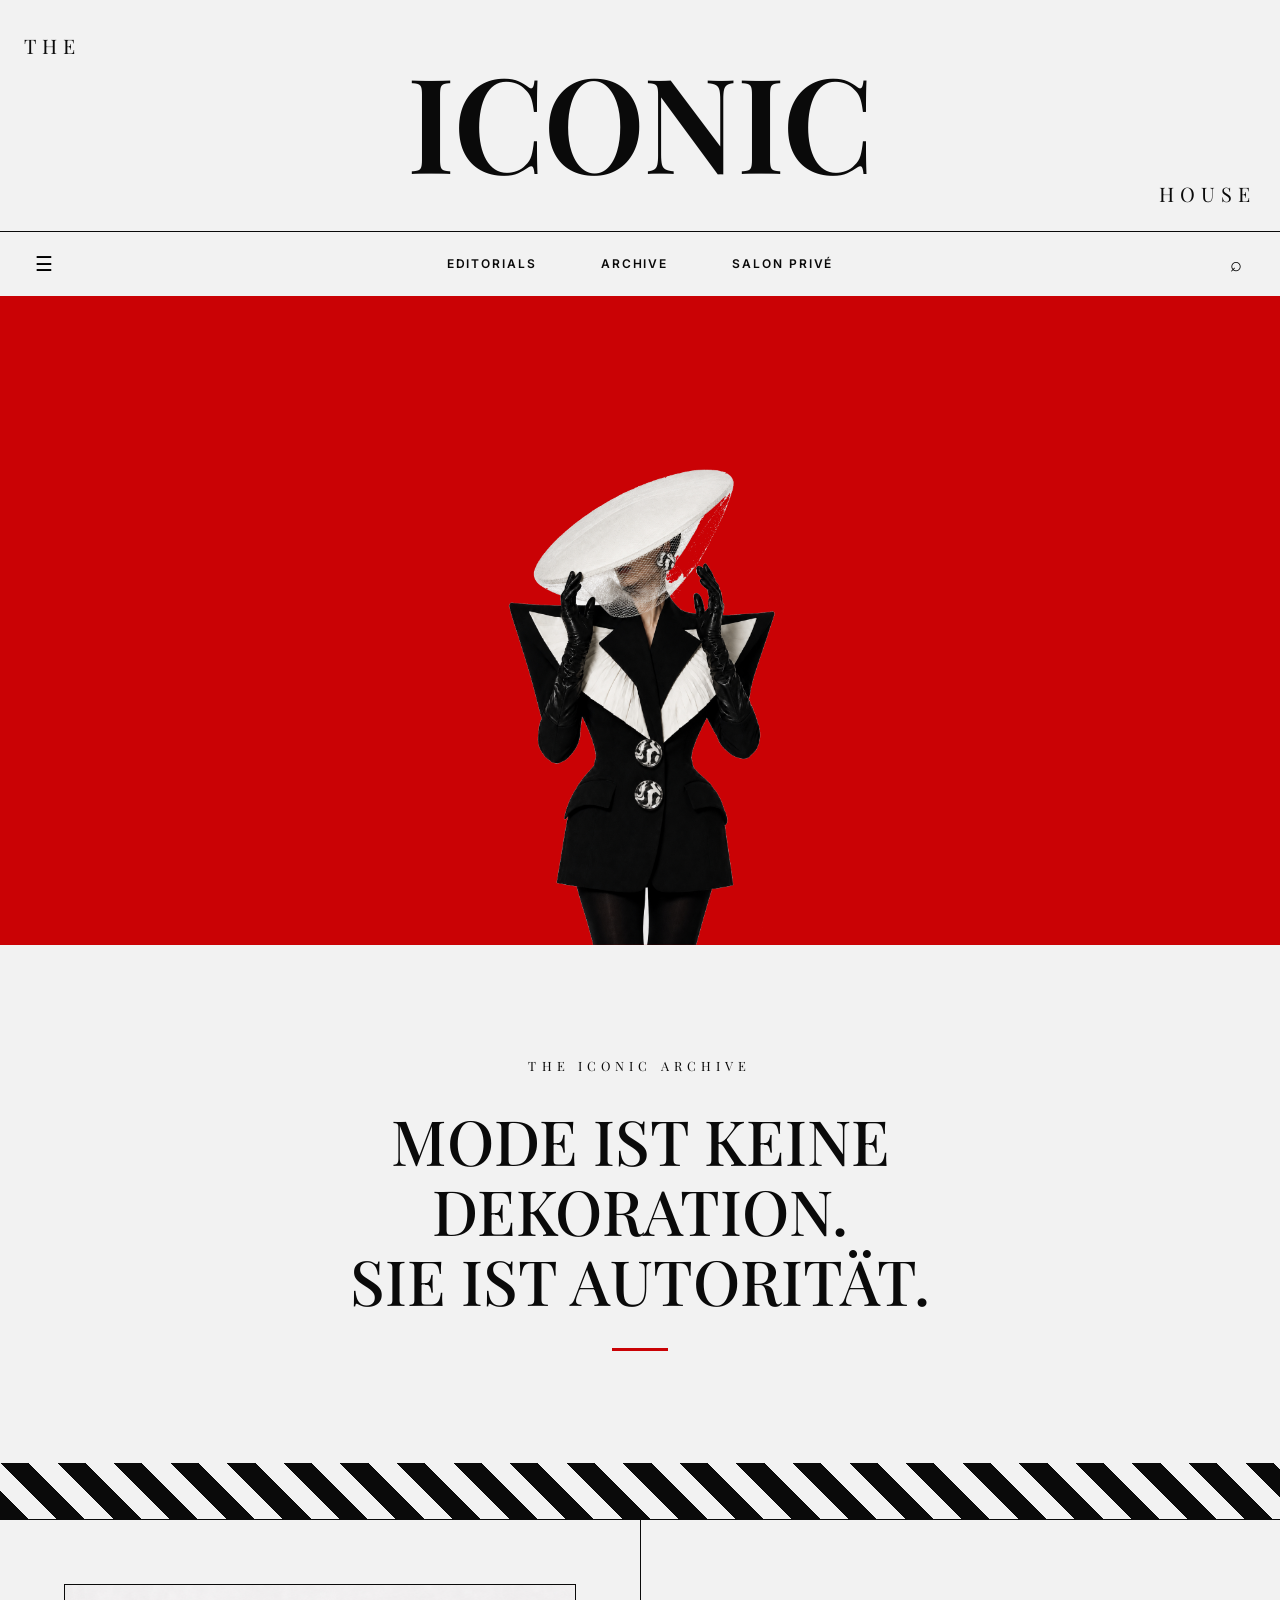
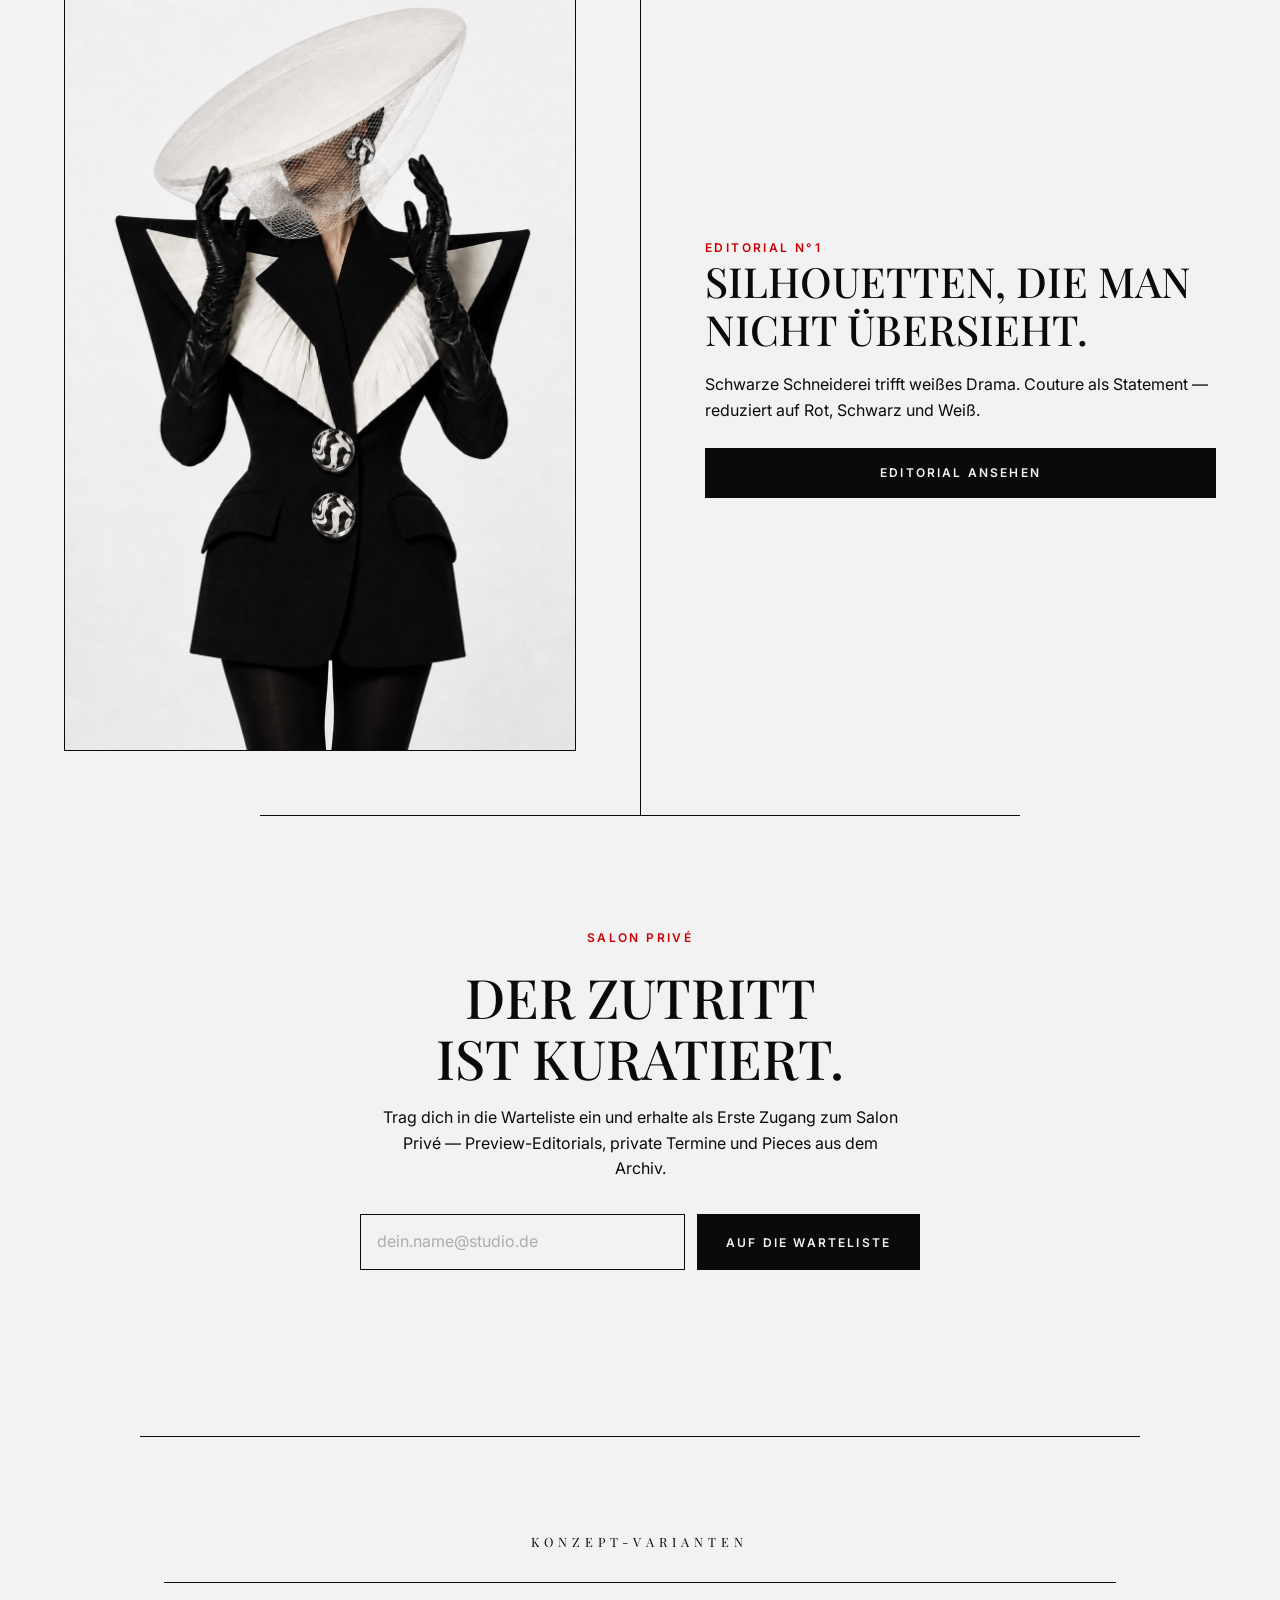
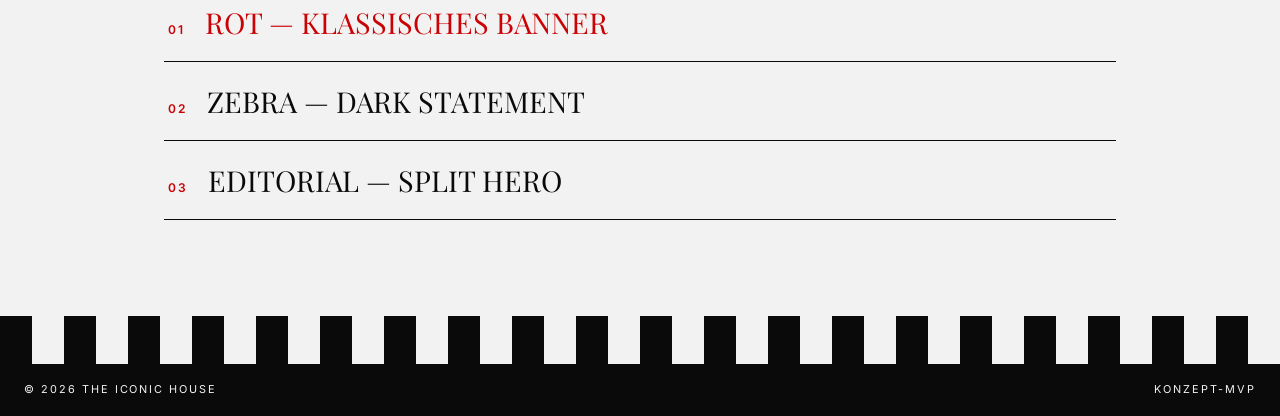
<file: index.html>
<!doctype html>
<html lang="de">
<head>
<meta charset="utf-8">
<meta name="viewport" content="width=device-width,initial-scale=1">
<title>The Iconic House — Variante 01 Rot</title>
<meta name="description" content="The Iconic House — Editorial Fashion Mockup, Variante Rot mit Warteliste.">
<link rel="icon" href="data:image/svg+xml,%3Csvg xmlns='http://www.w3.org/2000/svg' viewBox='0 0 64 64'%3E%3Crect width='64' height='64' fill='%230A0A0A'/%3E%3Ctext x='32' y='44' font-family='Georgia' font-size='36' fill='%23CA0205' text-anchor='middle'%3EI%3C/text%3E%3C/svg%3E">
<link rel="preconnect" href="https://fonts.googleapis.com">
<link href="https://fonts.googleapis.com/css2?family=Playfair+Display:wght@400;500;600&family=Inter:wght@400;500;600&display=swap" rel="stylesheet">
<link rel="stylesheet" href="css/base.css"><link rel="stylesheet" href="css/components.css"><link rel="stylesheet" href="css/variants.css">
<script type="module" src="js/main.js"></script>
</head>
<body data-variant="red">
<header class="masthead"><span class="the">The</span><h1>Iconic</h1><span class="house">House</span></header>
<nav aria-label="Hauptnavigation"><button class="nav-icon" data-menu aria-expanded="false" aria-controls="menu-panel" aria-label="Menü öffnen">☰</button><div class="links"><a href="#editorial">Editorials</a><a href="#archive">Archive</a><a href="#waitlist">Salon Privé</a></div><button class="nav-icon" data-search aria-label="Suche öffnen">⌕</button></nav>
<div class="searchbar" data-searchbar><label class="sr-only" for="site-search">Suche</label><input id="site-search" type="search" placeholder="Suche im Archiv …"></div>
<div class="menu-panel" id="menu-panel" data-menu-panel aria-hidden="true"><button class="nav-icon menu-close" data-menu-close aria-label="Menü schließen">×</button><a href="#editorial">Editorials</a><a href="#archive">Archive</a><a href="#waitlist">Salon Privé</a></div>
<main>
<section class="hero"><img fetchpriority="high" src="assets/AngieBannerNoBg.png" alt="Couture-Model auf rotem Grund"></section>
<section class="claim reveal" id="archive"><p class="kicker">The Iconic Archive</p><h2>Mode ist keine Dekoration.<br>Sie ist Autorität.</h2><div class="dash" aria-hidden="true"></div></section>
<div class="zebra-band" aria-hidden="true"></div>
<section class="editorial reveal" id="editorial"><div class="editorial-media"><img loading="lazy" src="assets/AngieBanner.jpg" alt="Editorial-Aufnahme der Couture-Silhouette"></div><div class="editorial-copy"><p class="section-kicker">Editorial N°1</p><h3>Silhouetten, die man nicht übersieht.</h3><p>Schwarze Schneiderei trifft weißes Drama. Couture als Statement — reduziert auf Rot, Schwarz und Weiß.</p><a class="button" href="#waitlist">Editorial ansehen</a></div></section>
<section class="waitlist reveal" id="waitlist"><p class="section-kicker">Salon Privé</p><h2>Der Zutritt ist kuratiert.</h2><p class="lead">Trag dich in die Warteliste ein und erhalte als Erste Zugang zum Salon Privé — Preview-Editorials, private Termine und Pieces aus dem Archiv.</p><form class="waitlist-form" novalidate data-waitlist><label class="sr-only" for="wl-email-1">E-Mail-Adresse</label><input id="wl-email-1" type="email" name="email" placeholder="dein.name@studio.de" required autocomplete="email"><button class="button" type="submit">Auf die Warteliste</button></form><p class="waitlist-msg" role="status" aria-live="polite" data-waitlist-msg></p></section>
<section class="variants reveal" id="variants"><p class="variants-title">Konzept-Varianten</p><a class="variant-link" href="index.html" aria-current="page"><span>01</span>Rot — Klassisches Banner</a><a class="variant-link" href="option-b.html"><span>02</span>Zebra — Dark Statement</a><a class="variant-link" href="option-c.html"><span>03</span>Editorial — Split Hero</a></section>
</main><footer><div class="footer-zebra" aria-hidden="true"></div><div class="footer-bar"><span>© 2026 The Iconic House</span><span>Konzept-MVP</span></div></footer>
</body></html>
</file>
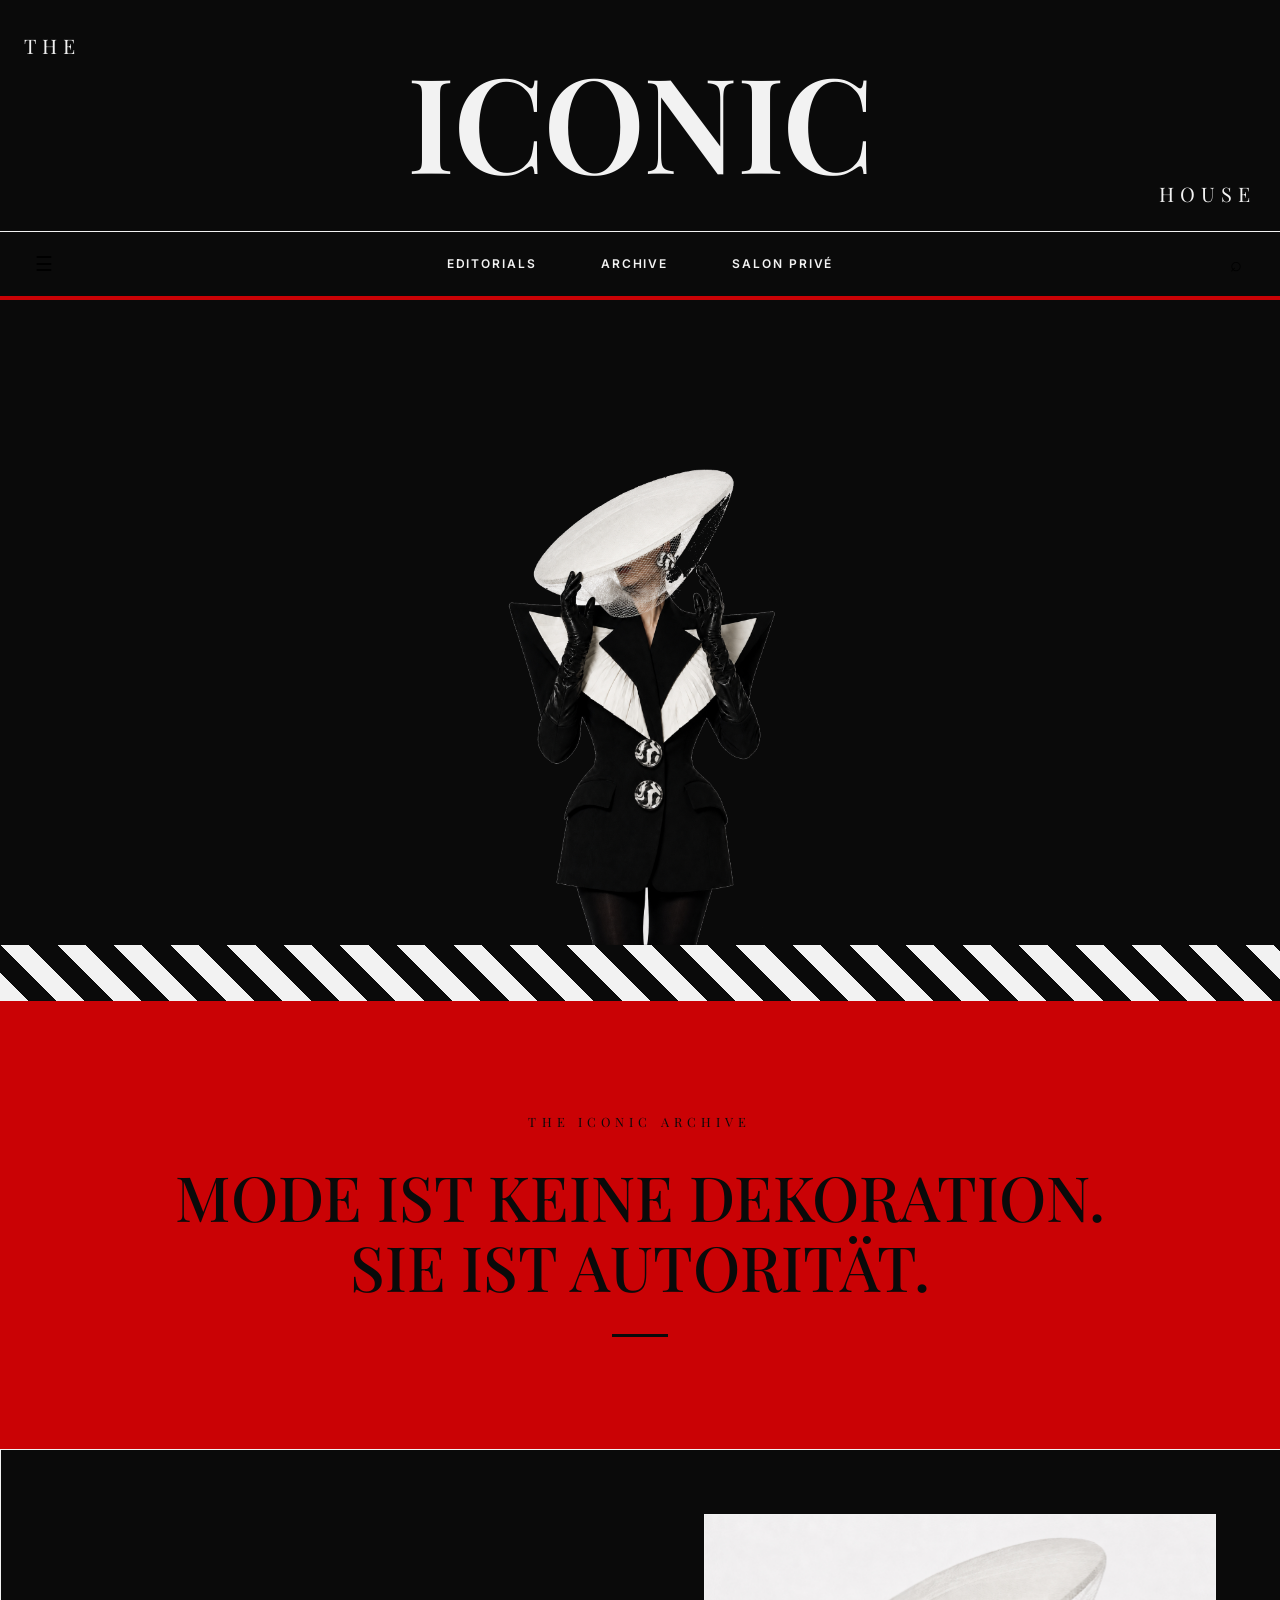
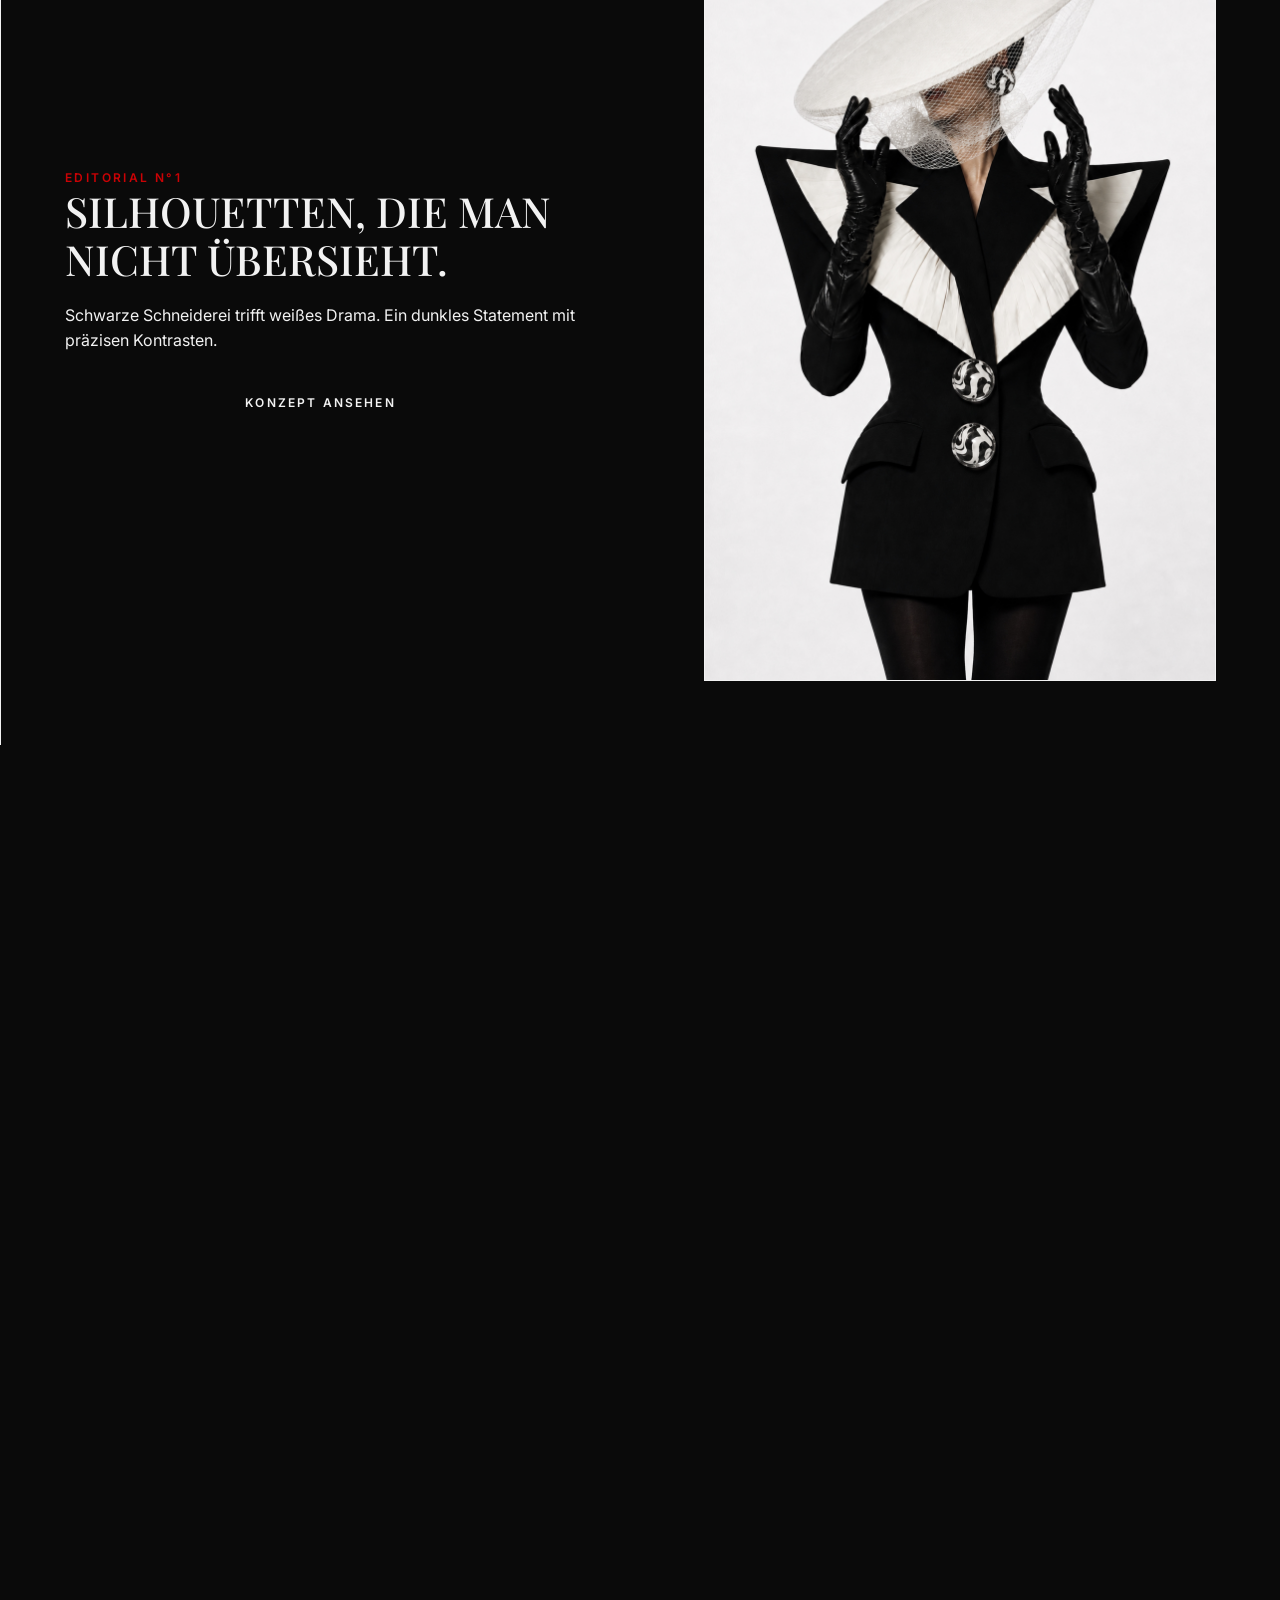
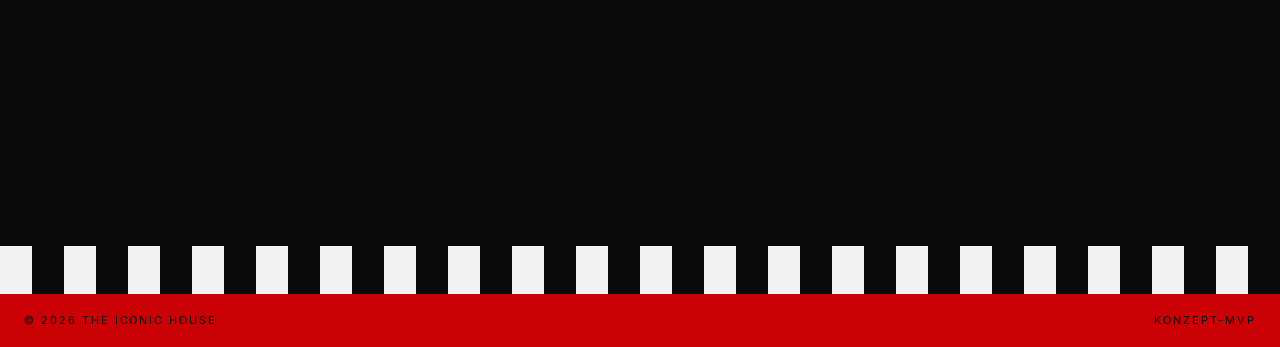
<file: option-b.html>
<!doctype html>
<html lang="de">
<head>
<meta charset="utf-8"><meta name="viewport" content="width=device-width,initial-scale=1"><title>The Iconic House — Variante 02 Zebra</title><meta name="description" content="The Iconic House — Dark Zebra Fashion Mockup.">
<link rel="icon" href="data:image/svg+xml,%3Csvg xmlns='http://www.w3.org/2000/svg' viewBox='0 0 64 64'%3E%3Crect width='64' height='64' fill='%23CA0205'/%3E%3Ctext x='32' y='44' font-family='Georgia' font-size='36' fill='%23F2F2F2' text-anchor='middle'%3EI%3C/text%3E%3C/svg%3E">
<link rel="preconnect" href="https://fonts.googleapis.com"><link href="https://fonts.googleapis.com/css2?family=Playfair+Display:wght@400;500;600&family=Inter:wght@400;500;600&display=swap" rel="stylesheet"><link rel="stylesheet" href="css/base.css"><link rel="stylesheet" href="css/components.css"><link rel="stylesheet" href="css/variants.css"><script type="module" src="js/main.js"></script>
</head>
<body data-variant="zebra">
<header class="masthead"><span class="the">The</span><h1>Iconic</h1><span class="house">House</span></header><nav aria-label="Hauptnavigation"><button class="nav-icon" data-menu aria-expanded="false" aria-controls="menu-panel" aria-label="Menü öffnen">☰</button><div class="links"><a href="#editorial">Editorials</a><a href="#archive">Archive</a><a href="#waitlist">Salon Privé</a></div><button class="nav-icon" data-search aria-label="Suche öffnen">⌕</button></nav><div class="searchbar" data-searchbar><label class="sr-only" for="site-search">Suche</label><input id="site-search" type="search" placeholder="Suche im Archiv …"></div><div class="menu-panel" id="menu-panel" data-menu-panel aria-hidden="true"><button class="nav-icon menu-close" data-menu-close aria-label="Menü schließen">×</button><a href="#editorial">Editorials</a><a href="#archive">Archive</a><a href="#waitlist">Salon Privé</a></div>
<main><section class="hero"><img fetchpriority="high" src="assets/AngieBannerNoBg.png" alt="Couture-Model auf schwarzem Grund"></section><div class="zebra-band" aria-hidden="true"></div><section class="claim reveal" id="archive"><p class="kicker">The Iconic Archive</p><h2>Mode ist keine Dekoration.<br>Sie ist Autorität.</h2><div class="dash" aria-hidden="true"></div></section><section class="editorial reveal" id="editorial"><div class="editorial-copy"><p class="section-kicker">Editorial N°1</p><h3>Silhouetten, die man nicht übersieht.</h3><p>Schwarze Schneiderei trifft weißes Drama. Ein dunkles Statement mit präzisen Kontrasten.</p><a class="button" href="#waitlist">Konzept ansehen</a></div><div class="editorial-media"><img loading="lazy" src="assets/AngieBanner.jpg" alt="Editorial-Aufnahme der Couture-Silhouette"></div></section><section class="waitlist reveal" id="waitlist"><p class="section-kicker">Salon Privé</p><h2>Der Zutritt ist kuratiert.</h2><p class="lead">Trag dich in die Warteliste ein und erhalte als Erste Zugang zum Salon Privé — Preview-Editorials, private Termine und Pieces aus dem Archiv.</p><form class="waitlist-form" novalidate data-waitlist><label class="sr-only" for="wl-email-2">E-Mail-Adresse</label><input id="wl-email-2" type="email" name="email" placeholder="dein.name@studio.de" required autocomplete="email"><button class="button" type="submit">Auf die Warteliste</button></form><p class="waitlist-msg" role="status" aria-live="polite" data-waitlist-msg></p></section><section class="variants reveal" id="variants"><p class="variants-title">Konzept-Varianten</p><a class="variant-link" href="index.html"><span>01</span>Rot — Klassisches Banner</a><a class="variant-link" href="option-b.html" aria-current="page"><span>02</span>Zebra — Dark Statement</a><a class="variant-link" href="option-c.html"><span>03</span>Editorial — Split Hero</a></section></main><footer><div class="footer-zebra" aria-hidden="true"></div><div class="footer-bar"><span>© 2026 The Iconic House</span><span>Konzept-MVP</span></div></footer>
</body></html>
</file>
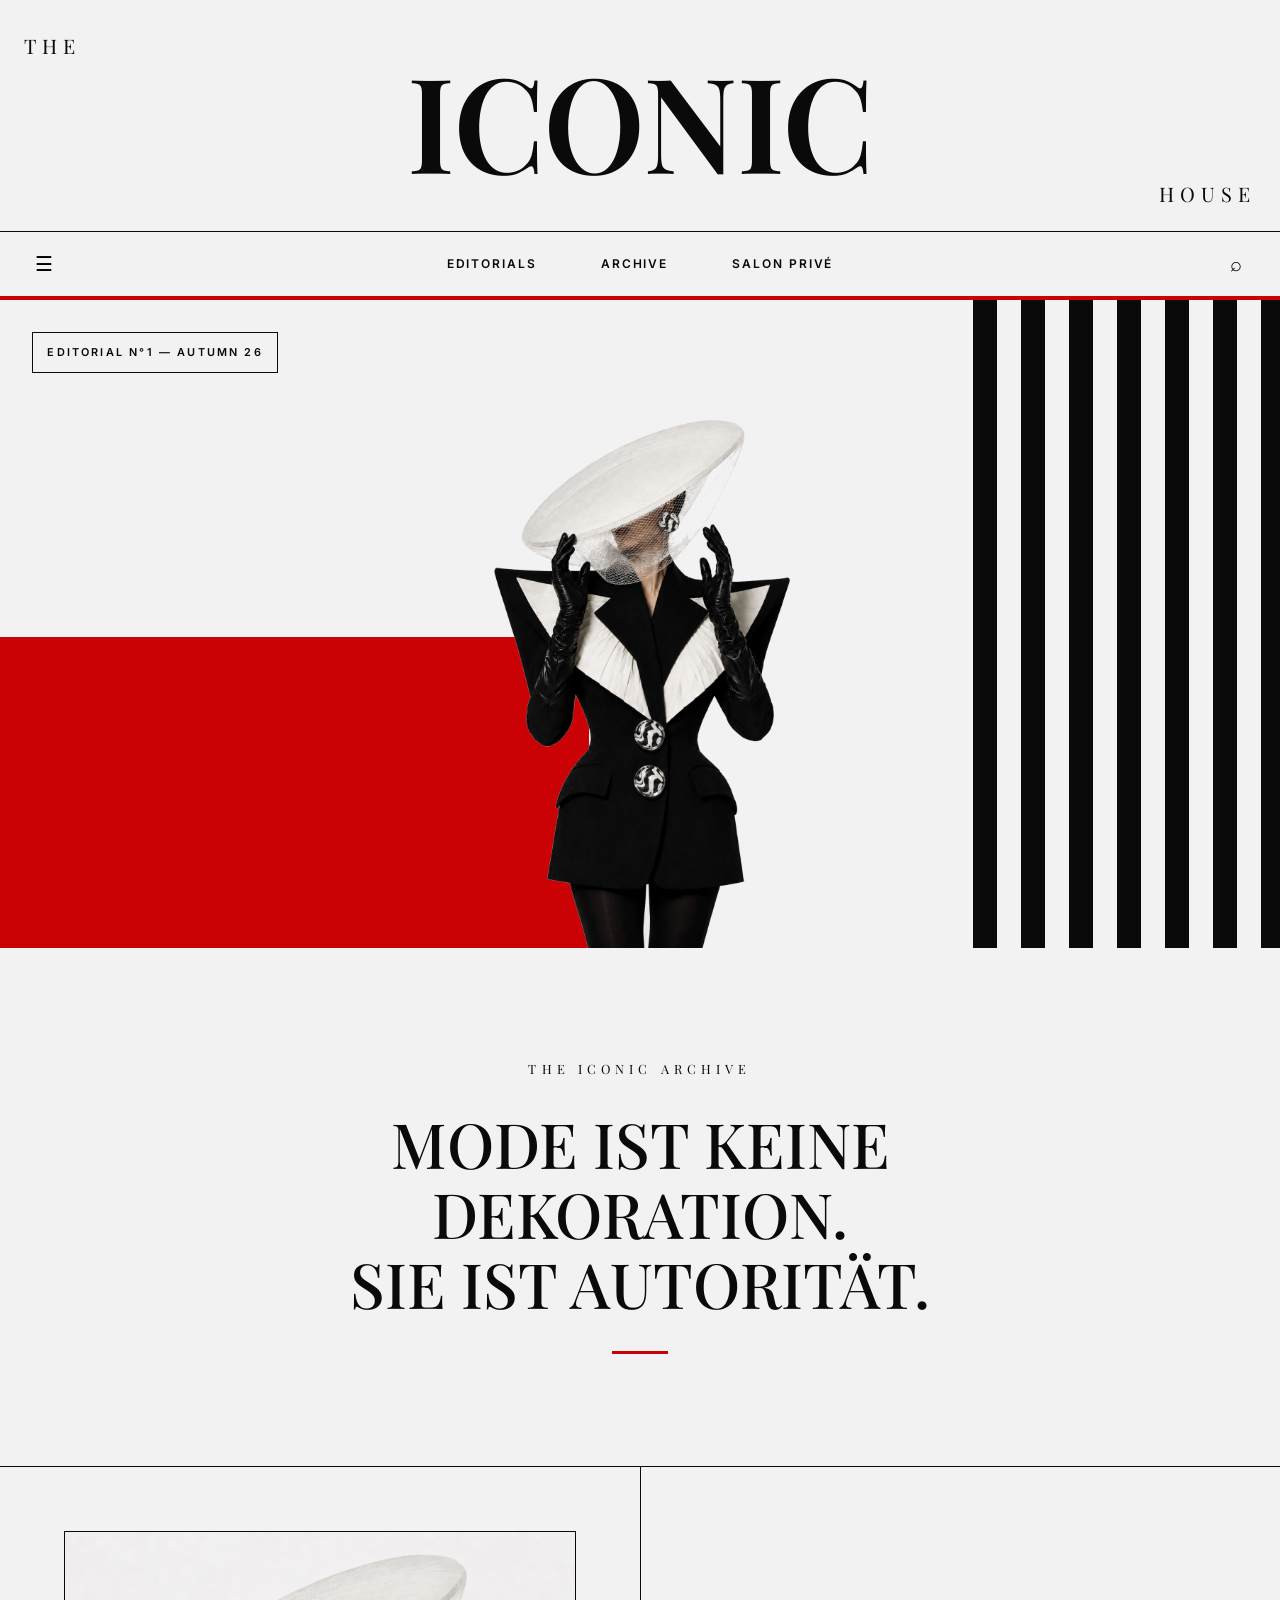
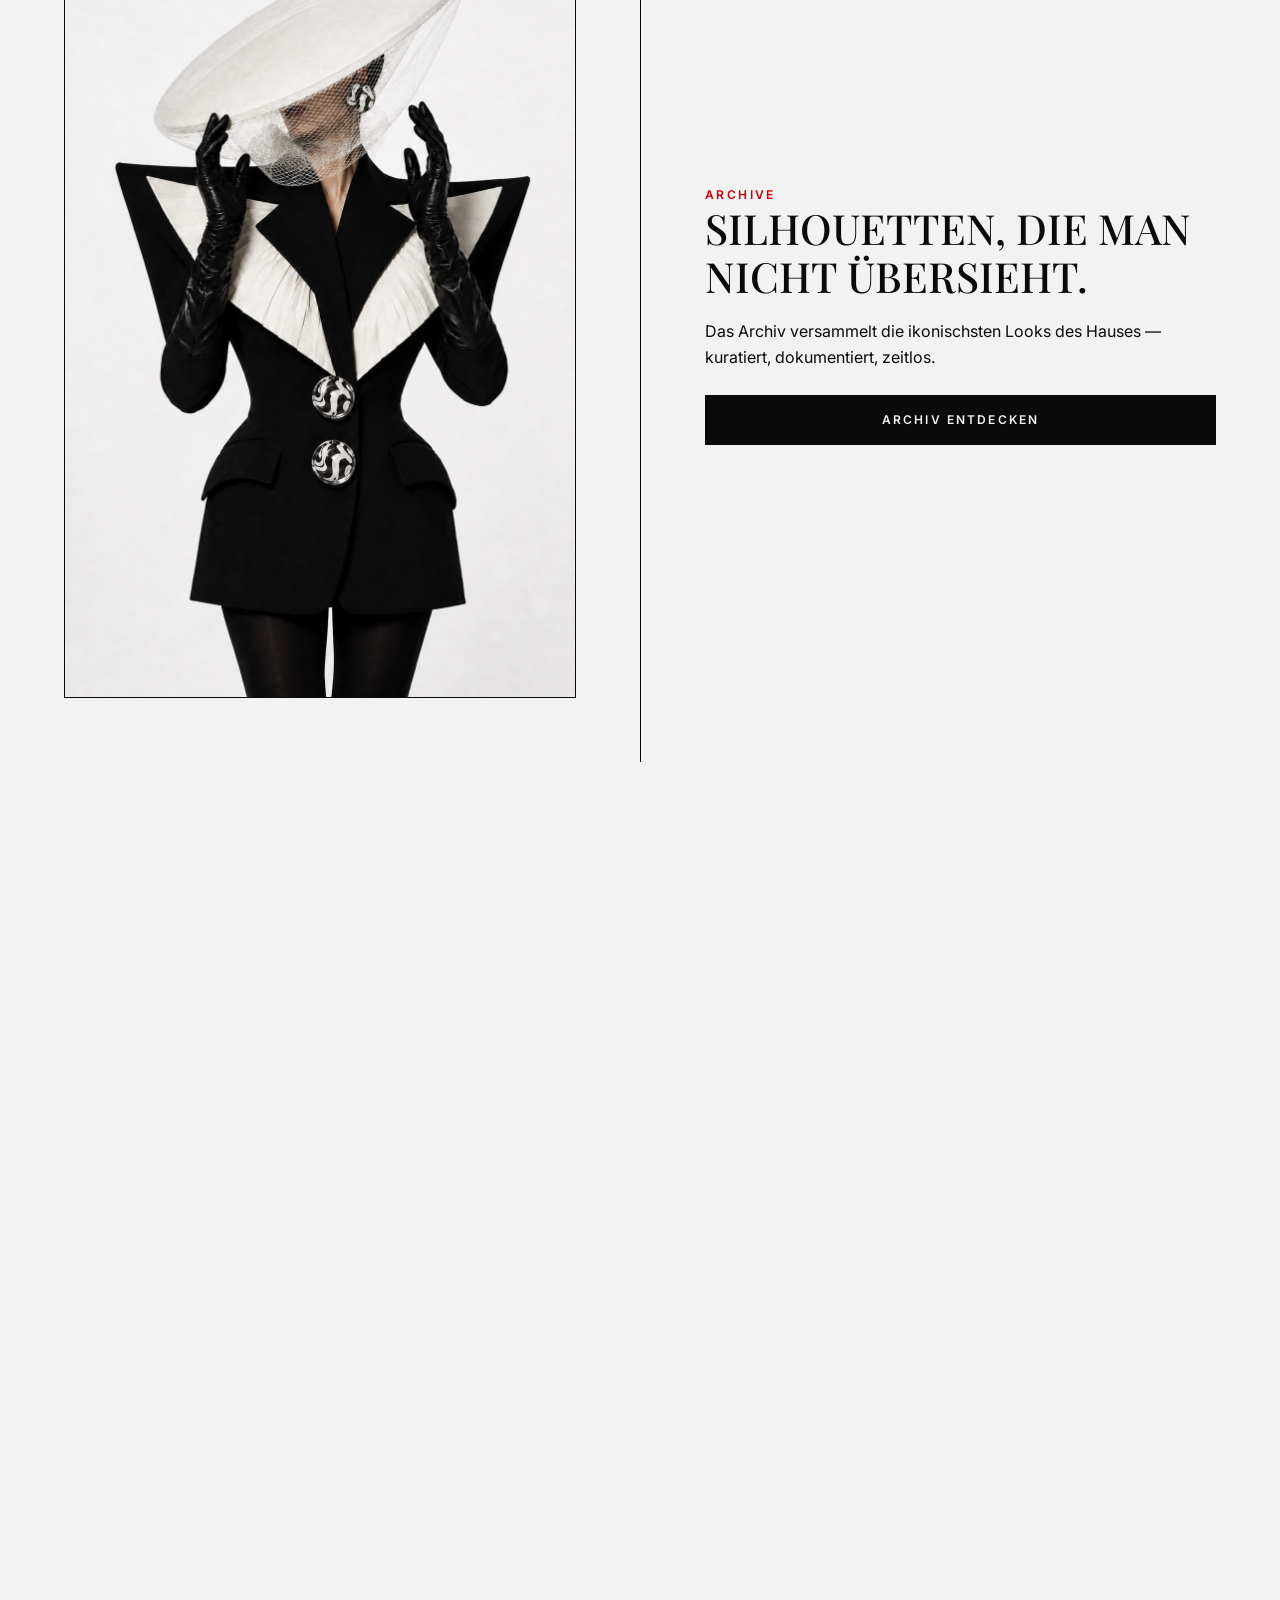
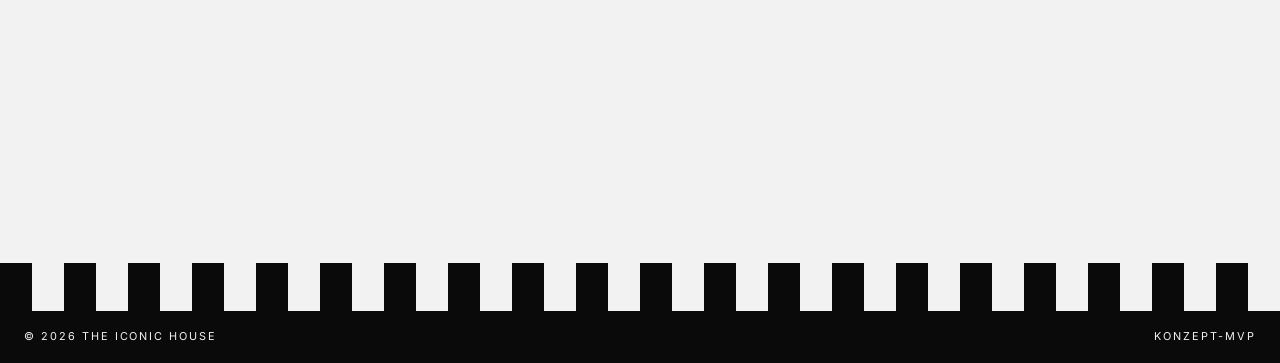
<file: option-c.html>
<!doctype html>
<html lang="de">
<head>
<meta charset="utf-8"><meta name="viewport" content="width=device-width,initial-scale=1"><title>The Iconic House — Variante 03 Editorial</title><meta name="description" content="The Iconic House — Editorial Split Hero Mockup.">
<link rel="icon" href="data:image/svg+xml,%3Csvg xmlns='http://www.w3.org/2000/svg' viewBox='0 0 64 64'%3E%3Crect width='64' height='64' fill='%230A0A0A'/%3E%3Ctext x='32' y='44' font-family='Georgia' font-size='36' fill='%23CA0205' text-anchor='middle'%3EI%3C/text%3E%3C/svg%3E">
<link rel="preconnect" href="https://fonts.googleapis.com"><link href="https://fonts.googleapis.com/css2?family=Playfair+Display:wght@400;500;600&family=Inter:wght@400;500;600&display=swap" rel="stylesheet"><link rel="stylesheet" href="css/base.css"><link rel="stylesheet" href="css/components.css"><link rel="stylesheet" href="css/variants.css"><script type="module" src="js/main.js"></script>
</head>
<body data-variant="editorial">
<header class="masthead"><span class="the">The</span><h1>Iconic</h1><span class="house">House</span></header><nav aria-label="Hauptnavigation"><button class="nav-icon" data-menu aria-expanded="false" aria-controls="menu-panel" aria-label="Menü öffnen">☰</button><div class="links"><a href="#editorial">Editorials</a><a href="#archive">Archive</a><a href="#waitlist">Salon Privé</a></div><button class="nav-icon" data-search aria-label="Suche öffnen">⌕</button></nav><div class="searchbar" data-searchbar><label class="sr-only" for="site-search">Suche</label><input id="site-search" type="search" placeholder="Suche im Archiv …"></div><div class="menu-panel" id="menu-panel" data-menu-panel aria-hidden="true"><button class="nav-icon menu-close" data-menu-close aria-label="Menü schließen">×</button><a href="#editorial">Editorials</a><a href="#archive">Archive</a><a href="#waitlist">Salon Privé</a></div>
<main><section class="editorial-hero"><div class="redblock" aria-hidden="true"></div><div class="stripes" aria-hidden="true"></div><img fetchpriority="high" src="assets/AngieBannerNoBg.png" alt="Couture-Model im Editorial-Split"><span class="tag">Editorial N°1 — Autumn 26</span></section><section class="claim reveal" id="editorial"><p class="kicker">The Iconic Archive</p><h2>Mode ist keine Dekoration.<br>Sie ist Autorität.</h2><div class="dash" aria-hidden="true"></div></section><section class="editorial reveal" id="archive"><div class="editorial-media"><img loading="lazy" src="assets/AngieBanner.jpg" alt="Editorial-Aufnahme der Couture-Silhouette"></div><div class="editorial-copy"><p class="section-kicker">Archive</p><h3>Silhouetten, die man nicht übersieht.</h3><p>Das Archiv versammelt die ikonischsten Looks des Hauses — kuratiert, dokumentiert, zeitlos.</p><a class="button" href="#waitlist">Archiv entdecken</a></div></section><section class="waitlist reveal" id="waitlist"><p class="section-kicker">Salon Privé</p><h2>Der Zutritt ist kuratiert.</h2><p class="lead">Trag dich in die Warteliste ein und erhalte als Erste Zugang zum Salon Privé — Preview-Editorials, private Termine und Pieces aus dem Archiv.</p><form class="waitlist-form" novalidate data-waitlist><label class="sr-only" for="wl-email-3">E-Mail-Adresse</label><input id="wl-email-3" type="email" name="email" placeholder="dein.name@studio.de" required autocomplete="email"><button class="button" type="submit">Auf die Warteliste</button></form><p class="waitlist-msg" role="status" aria-live="polite" data-waitlist-msg></p></section><section class="variants reveal" id="variants"><p class="variants-title">Konzept-Varianten</p><a class="variant-link" href="index.html"><span>01</span>Rot — Klassisches Banner</a><a class="variant-link" href="option-b.html"><span>02</span>Zebra — Dark Statement</a><a class="variant-link" href="option-c.html" aria-current="page"><span>03</span>Editorial — Split Hero</a></section></main><footer><div class="footer-zebra" aria-hidden="true"></div><div class="footer-bar"><span>© 2026 The Iconic House</span><span>Konzept-MVP</span></div></footer>
</body></html>
</file>
<file: css/base.css>
:root{--red:#CA0205;--paper:#F2F2F2;--ink:#0A0A0A;--serif:'Playfair Display','Didot','Bodoni MT',Georgia,serif;--sans:'Inter','Helvetica Neue',Arial,sans-serif;--space-1:.5rem;--space-2:1rem;--space-3:1.5rem;--space-4:2rem;--space-5:3rem;--space-6:4rem;--content:1280px;--ease:cubic-bezier(.2,.65,.25,1)}
*,*::before,*::after{box-sizing:border-box}html{scroll-behavior:smooth;scroll-padding-top:96px}body{margin:0;background:var(--paper);color:var(--ink);font:1rem/1.6 var(--sans);-webkit-font-smoothing:antialiased;text-rendering:optimizeLegibility}img{max-width:100%;display:block}a{color:inherit}button,input{font:inherit}input{font-size:16px}::selection{background:var(--red);color:var(--paper)}:focus-visible{outline:3px solid var(--red);outline-offset:4px}.sr-only{position:absolute;width:1px;height:1px;margin:-1px;clip:rect(0,0,0,0);overflow:hidden;white-space:nowrap;border:0;padding:0}.reveal{opacity:0;transform:translateY(24px);transition:opacity .7s var(--ease) .05s,transform .7s var(--ease) .05s}.reveal.is-visible{opacity:1;transform:none}@keyframes hero-in{from{opacity:0;transform:translateY(28px)}to{opacity:1;transform:none}}@media(prefers-reduced-motion:reduce){html{scroll-behavior:auto}.reveal{opacity:1;transform:none;transition:none}.hero img,.editorial-hero img{animation:none!important}}
</file>
<file: css/components.css>
.masthead{max-width:var(--content);margin-inline:auto;padding:var(--space-4) var(--space-3) var(--space-3);text-align:center;border-bottom:1px solid var(--ink)}.masthead h1{margin:0;font:600 clamp(44px,11vw,132px)/.92 var(--serif);letter-spacing:-.01em;text-transform:uppercase}.masthead .the,.masthead .house{display:block;font:clamp(.75rem,1.6vw,1.25rem) var(--serif);letter-spacing:.3em;text-transform:uppercase}.masthead .the{text-align:left}.masthead .house{text-align:right}nav{position:sticky;top:0;z-index:20;display:flex;align-items:center;justify-content:space-between;gap:var(--space-2);padding:.75rem var(--space-3);background:var(--paper);border-bottom:4px solid var(--red)}nav .links{display:flex;gap:clamp(1.5rem,5vw,4rem);margin-inline:auto}nav a{font-size:.75rem;font-weight:600;letter-spacing:.16em;text-decoration:none;text-transform:uppercase;background-image:linear-gradient(currentColor,currentColor);background-size:0 2px;background-repeat:no-repeat;background-position:0 100%;transition:background-size .35s var(--ease),color .2s;padding-bottom:2px}nav a:hover{color:var(--red);background-size:100% 2px}.nav-icon{flex:none;width:2.5rem;height:2.5rem;display:grid;place-items:center;border:0;background:none;font-size:1.25rem;cursor:pointer;border-radius:0}.nav-icon:hover{color:var(--red)}.menu-panel{position:fixed;inset:0;z-index:50;display:grid;place-content:center;gap:1rem;background:var(--red);color:var(--paper);opacity:0;visibility:hidden;transition:opacity .35s var(--ease),visibility .35s}.menu-panel.is-open{opacity:1;visibility:visible}.menu-panel a{display:block;padding:.75rem 1rem;font:clamp(2.25rem,9vw,6rem)/1 var(--serif);text-align:center;text-transform:uppercase;text-decoration:none}.menu-panel a:hover{color:var(--ink)}.menu-close{position:absolute;top:1.25rem;right:1.5rem;color:var(--paper)}.searchbar{display:none;padding:.75rem var(--space-3);border-bottom:1px solid var(--ink)}.searchbar.is-open{display:block}.searchbar input{width:100%;padding:.75rem 1rem;border:1px solid var(--ink);background:transparent;color:inherit}.hero{display:grid;place-items:end center;min-height:clamp(430px,62vh,680px);background:var(--red);overflow:hidden}.hero img{max-height:76%;max-width:min(88%,430px);width:auto;height:auto;object-fit:contain;object-position:bottom;animation:hero-in .9s var(--ease) both}.claim{max-width:920px;margin-inline:auto;padding:clamp(3.5rem,9vw,7rem) var(--space-3);text-align:center}.claim .kicker{margin:0 0 var(--space-4);font:.8rem var(--serif);letter-spacing:.4em;text-transform:uppercase}.claim h2{margin:0;font:500 clamp(1.9rem,5vw,3.9rem)/1.12 var(--serif);text-transform:uppercase;text-wrap:balance}.dash{width:56px;height:3px;margin:var(--space-4) auto 0;background:var(--red)}.zebra-band{height:56px;background:repeating-linear-gradient(45deg,var(--ink) 0 20px,var(--paper) 20px 40px)}.editorial{display:grid;grid-template-columns:1fr 1fr;max-width:var(--content);margin-inline:auto;border-top:1px solid var(--ink)}.editorial-media{padding:clamp(1.5rem,5vw,4rem)}.editorial-media img{width:100%;border:1px solid var(--ink)}.editorial-copy{display:flex;flex-direction:column;justify-content:center;padding:clamp(1.5rem,5vw,4rem);border-left:1px solid var(--ink)}.section-kicker{margin:0 0 1.25rem;color:var(--red);font-size:.75rem;font-weight:600;letter-spacing:.2em;text-transform:uppercase}.editorial-copy h3{margin:0 0 1.25rem;font:500 clamp(1.6rem,3.4vw,2.6rem)/1.15 var(--serif);text-transform:uppercase;text-wrap:balance}.editorial-copy p{margin:0;max-width:54ch}.button{display:inline-flex;align-items:center;gap:.5rem;justify-content:center;margin-top:1.5rem;padding:.9rem 1.75rem;background:var(--ink);color:var(--paper);border:1px solid var(--ink);font-size:.75rem;font-weight:600;letter-spacing:.18em;text-transform:uppercase;text-decoration:none;cursor:pointer;transition:background .25s,color .25s}.button:hover{background:var(--red);border-color:var(--red)}.waitlist{max-width:760px;margin-inline:auto;padding:clamp(3.5rem,9vw,7rem) var(--space-3);text-align:center;border-top:1px solid var(--ink)}.waitlist h2{margin:0 0 1rem;font:500 clamp(1.9rem,4.5vw,3.4rem)/1.12 var(--serif);text-transform:uppercase;text-wrap:balance}.waitlist .lead{margin:0 auto 2rem;max-width:52ch}.waitlist-form{display:flex;gap:.75rem;max-width:560px;margin-inline:auto}.waitlist-form input{flex:1;min-width:0;padding:.9rem 1rem;border:1px solid var(--ink);background:transparent;color:inherit}.waitlist-form input::placeholder{opacity:.55}.waitlist-form .button{margin:0;padding-inline:1.75rem;white-space:nowrap}.waitlist-msg{min-height:1.5rem;margin-top:1rem;font-size:.85rem;letter-spacing:.05em}.waitlist-msg.is-error{color:var(--red)}.variants{max-width:1000px;margin-inline:auto;padding:clamp(3.5rem,8vw,6rem) var(--space-3);border-top:1px solid var(--ink)}.variants-title{margin:0 0 var(--space-4);text-align:center;font:.8rem var(--serif);letter-spacing:.4em;text-transform:uppercase}.variant-link{display:flex;align-items:baseline;gap:1.25rem;padding:1.25rem .25rem;border-top:1px solid var(--ink);font:clamp(1.15rem,3vw,1.8rem) var(--serif);text-decoration:none;text-transform:uppercase;transition:color .2s,padding-left .35s var(--ease)}.variant-link:last-child{border-bottom:1px solid var(--ink)}.variant-link span{font:600 .75rem var(--sans);letter-spacing:.15em;color:var(--red)}.variant-link:hover{color:var(--red);padding-left:1rem}.variant-link[aria-current]{color:var(--red)}footer{background:var(--ink);color:var(--paper)}.footer-zebra{height:48px;background:repeating-linear-gradient(90deg,var(--ink) 0 32px,var(--paper) 32px 64px)}.footer-bar{display:flex;justify-content:space-between;gap:1rem;flex-wrap:wrap;padding:1.1rem var(--space-3);font-size:.68rem;letter-spacing:.18em;text-transform:uppercase}@media(max-width:760px){html{scroll-padding-top:72px}.masthead{padding:var(--space-3) 1rem}.masthead h1{font-size:clamp(2.75rem,15vw,4.5rem)}nav{padding-inline:1rem}nav .links{display:none}.hero{min-height:clamp(400px,56vh,560px)}.hero img{max-width:min(85%,320px)}.editorial{grid-template-columns:1fr}.editorial-copy{border-left:0;border-top:1px solid var(--ink)}.waitlist-form{flex-direction:column}.waitlist-form .button{width:100%}.variant-link{gap:.75rem;font-size:1.05rem}.footer-bar{font-size:.62rem}}
</file>
<file: css/variants.css>
body[data-variant="zebra"]{--paper:#0A0A0A;--ink:#F2F2F2;background:var(--paper);color:var(--ink)}body[data-variant="zebra"] nav,body[data-variant="zebra"] .searchbar{background:var(--paper)}body[data-variant="zebra"] .hero{background:var(--paper)}body[data-variant="zebra"] .claim{max-width:none;background:var(--red);color:var(--paper);text-align:center}body[data-variant="zebra"] .claim .kicker{color:var(--paper)}body[data-variant="zebra"] .dash{background:var(--paper)}body[data-variant="zebra"] .waitlist .section-kicker{color:var(--red)}body[data-variant="zebra"] .button{background:var(--paper);color:var(--ink);border-color:var(--paper)}body[data-variant="zebra"] .button:hover{background:var(--red);color:var(--paper);border-color:var(--red)}body[data-variant="zebra"] .footer-bar{background:var(--red);color:var(--paper)}body[data-variant="editorial"] .editorial-hero{position:relative;display:block;min-height:clamp(520px,72vh,820px);overflow:hidden;background:var(--paper)}.editorial-hero .stripes{position:absolute;top:0;right:0;bottom:0;width:24%;background:repeating-linear-gradient(90deg,var(--ink) 0 24px,var(--paper) 24px 48px)}.editorial-hero .redblock{position:absolute;left:0;bottom:0;width:46%;height:48%;background:var(--red)}.editorial-hero img{position:absolute;z-index:2;left:50%;bottom:0;max-height:84%;max-width:min(88%,500px);width:auto;height:auto;transform:translateX(-50%);object-fit:contain;object-position:bottom;animation:none}.editorial-hero .tag{position:absolute;z-index:3;top:2rem;left:2rem;padding:.65rem .9rem;border:1px solid var(--ink);background:var(--paper);font-size:.68rem;font-weight:600;letter-spacing:.2em;text-transform:uppercase}@media(max-width:760px){.editorial-hero{min-height:min(600px,78vh)}.editorial-hero .stripes{width:20%;opacity:.6}.editorial-hero .redblock{width:84%;height:42%}.editorial-hero img{max-height:74%;max-width:92%}.editorial-hero .tag{top:1rem;left:1rem;font-size:.58rem}}
</file>
